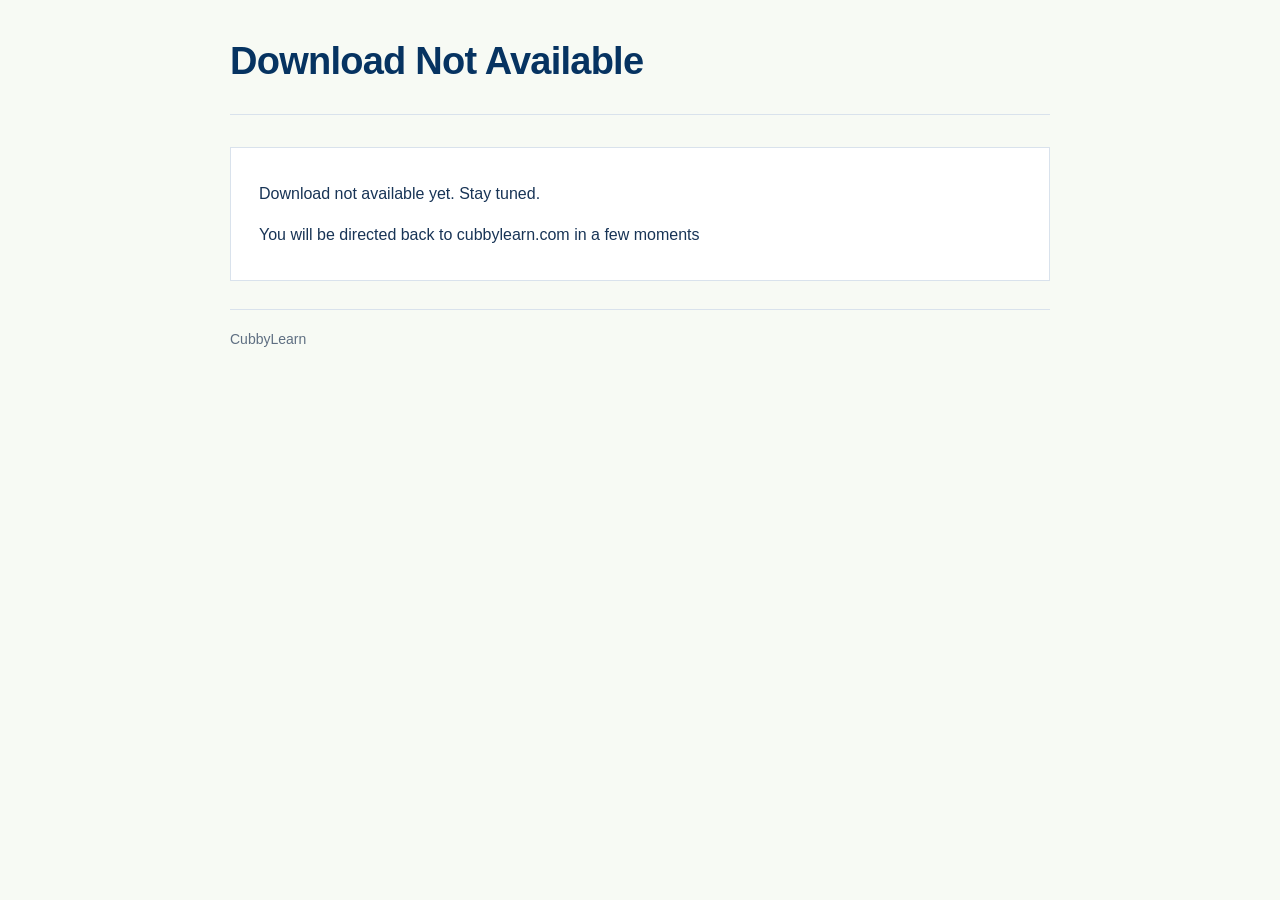
<file: download.html>
<!DOCTYPE html>
<html lang="en">
<head>
  <meta charset="UTF-8" />
  <meta name="viewport" content="width=device-width, initial-scale=1.0" />
  <title>Download Not Available | CubbyLearn</title>
  <meta http-equiv="refresh" content="10;url=http://www.cubbylearn.com" />
  <style>
    :root {
      --text: #183456;
      --text-soft: #5f6f82;
      --line: #d9e2ec;
      --bg: #f7faf4;
      --card: #ffffff;
      --heading: #063361;
      --max-width: 860px;
    }

    * {
      box-sizing: border-box;
    }

    html {
      scroll-behavior: smooth;
    }

    body {
      margin: 0;
      font-family: "Trebuchet MS", "Avenir Next", "Segoe UI", Arial, sans-serif;
      font-size: 16px;
      line-height: 1.7;
      color: var(--text);
      background: var(--bg);
    }

    .page {
      width: min(100%, var(--max-width));
      margin: 0 auto;
      padding: 40px 20px 64px;
    }

    header {
      margin-bottom: 32px;
      padding-bottom: 20px;
      border-bottom: 1px solid var(--line);
    }

    h1 {
      margin: 0 0 10px;
      font-size: 38px;
      line-height: 1.15;
      letter-spacing: -0.02em;
      color: var(--heading);
      font-weight: 700;
    }

    main {
      background: var(--card);
      border: 1px solid var(--line);
      padding: 32px 28px;
    }

    p {
      margin: 0 0 14px;
    }

    p:last-child {
      margin-bottom: 0;
    }

    footer {
      margin-top: 28px;
      padding-top: 18px;
      border-top: 1px solid var(--line);
      font-size: 14px;
      color: var(--text-soft);
    }

    @media (max-width: 640px) {
      .page {
        padding: 28px 14px 40px;
      }

      h1 {
        font-size: 30px;
      }

      main {
        padding: 24px 18px;
      }
    }
  </style>
</head>
<body>
  <div class="page">
    <header>
      <h1>Download Not Available</h1>
    </header>

    <main>
      <p>Download not available yet. Stay tuned.</p>
      <p>You will be directed back to cubbylearn.com in a few moments</p>
    </main>

    <footer>
      CubbyLearn
    </footer>
  </div>

  <script>
    setTimeout(function () {
      window.location.href = "http://www.cubbylearn.com";
    }, 10000);
  </script>
</body>
</html>
</file>
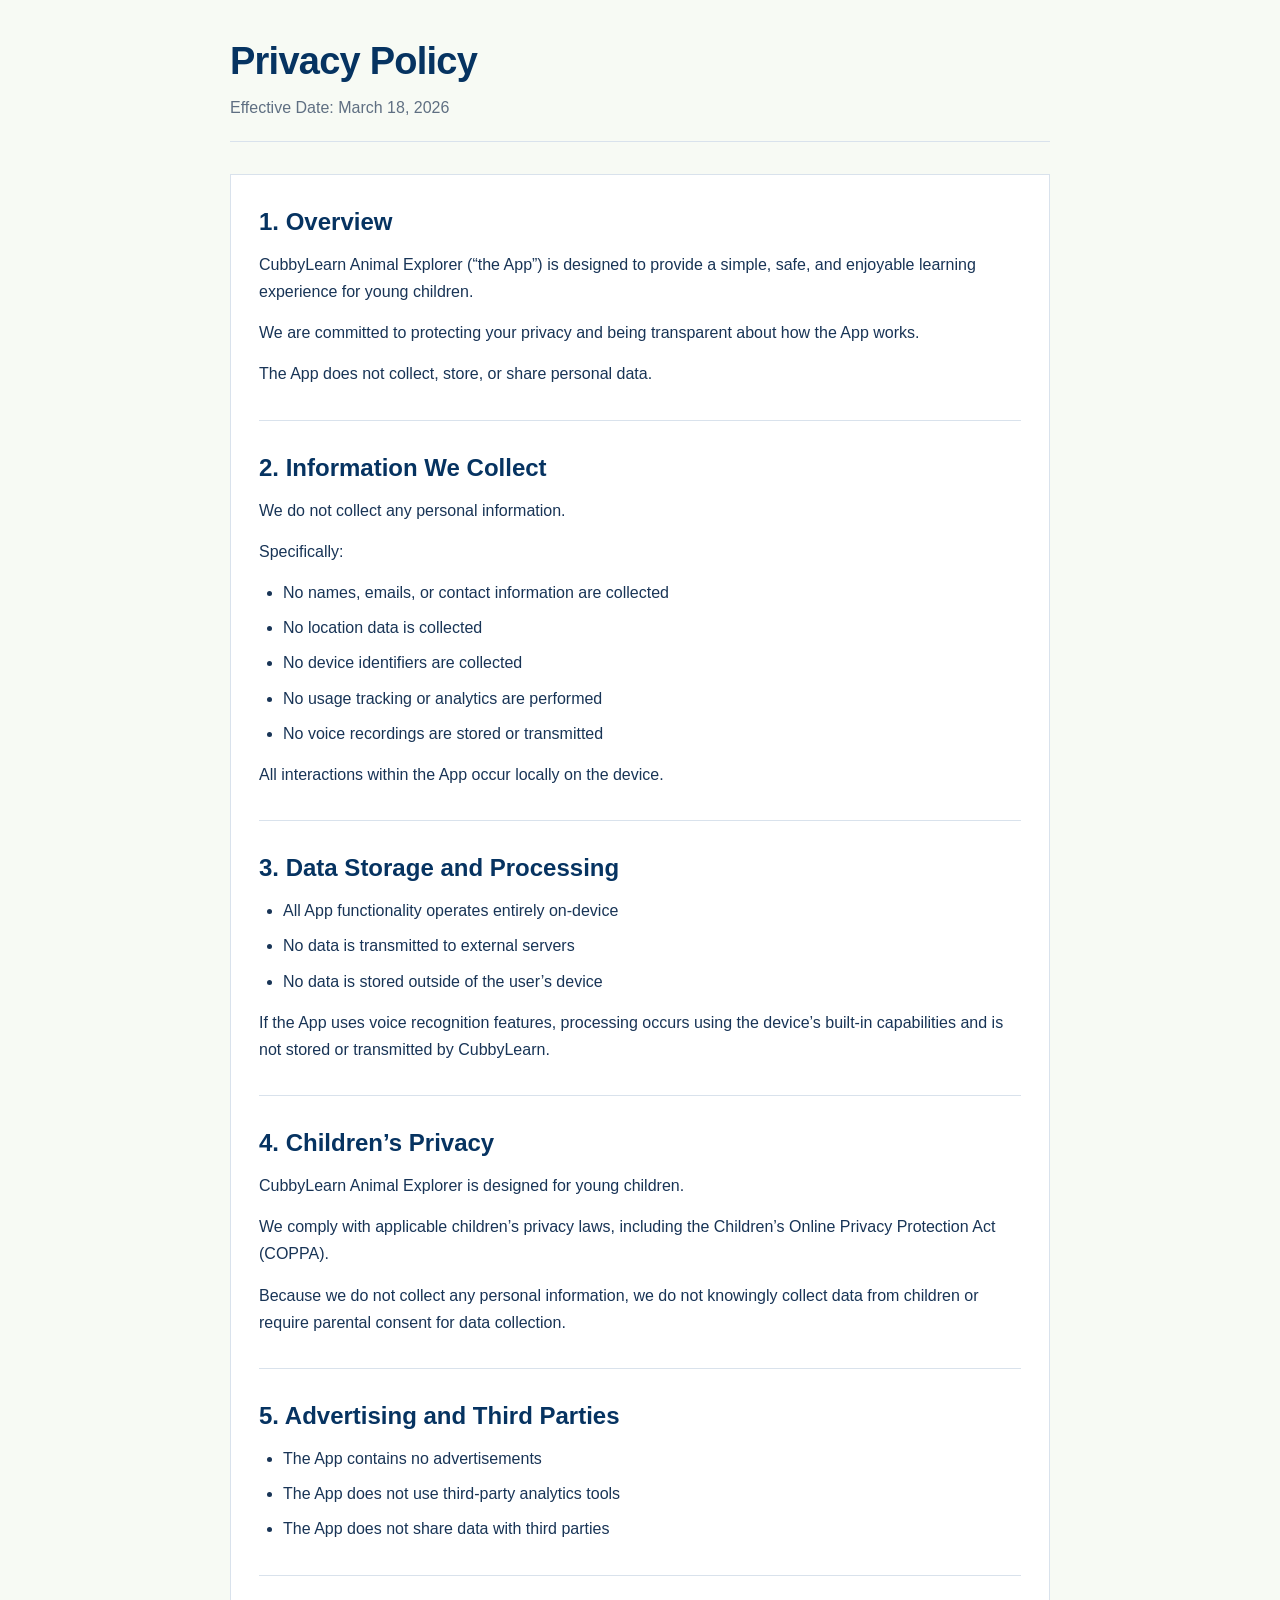
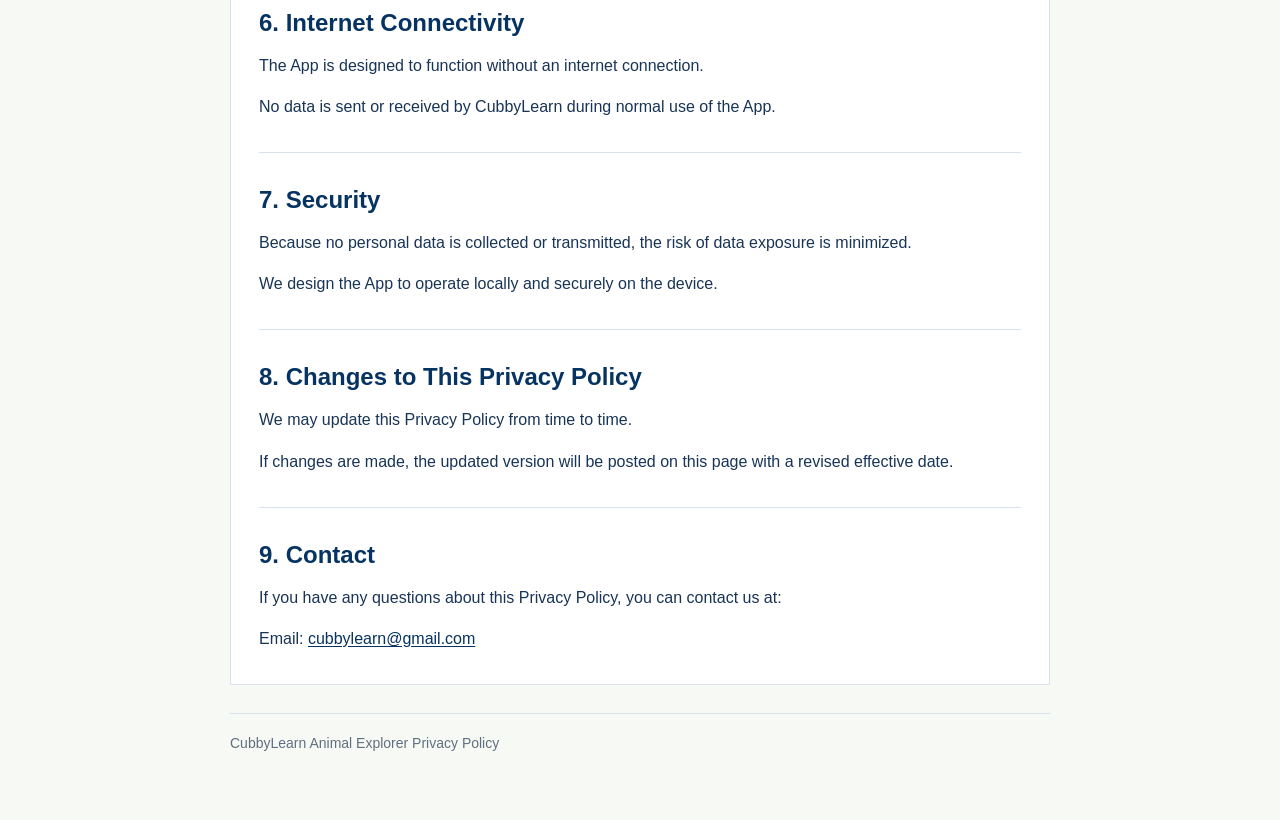
<file: privacy.html>
<!DOCTYPE html>
<html lang="en">
<head>
  <meta charset="UTF-8" />
  <meta name="viewport" content="width=device-width, initial-scale=1.0" />
  <title>Privacy Policy | CubbyLearn Animal Explorer</title>
  <style>
    :root {
      --text: #183456;
      --text-soft: #5f6f82;
      --line: #d9e2ec;
      --bg: #f7faf4;
      --card: #ffffff;
      --heading: #063361;
      --max-width: 860px;
    }

    * {
      box-sizing: border-box;
    }

    html {
      scroll-behavior: smooth;
    }

    body {
      margin: 0;
      font-family: "Trebuchet MS", "Avenir Next", "Segoe UI", Arial, sans-serif;
      font-size: 16px;
      line-height: 1.7;
      color: var(--text);
      background: var(--bg);
    }

    .page {
      width: min(100%, var(--max-width));
      margin: 0 auto;
      padding: 40px 20px 64px;
    }

    header {
      margin-bottom: 32px;
      padding-bottom: 20px;
      border-bottom: 1px solid var(--line);
    }

    h1 {
      margin: 0 0 10px;
      font-size: 38px;
      line-height: 1.15;
      letter-spacing: -0.02em;
      color: var(--heading);
      font-weight: 700;
    }

    .effective-date {
      margin: 0;
      font-size: 16px;
      color: var(--text-soft);
    }

    main {
      background: var(--card);
      border: 1px solid var(--line);
      padding: 32px 28px;
    }

    section + section {
      margin-top: 32px;
      padding-top: 32px;
      border-top: 1px solid var(--line);
    }

    h2 {
      margin: 0 0 14px;
      font-size: 24px;
      line-height: 1.25;
      color: var(--heading);
      font-weight: 700;
    }

    p {
      margin: 0 0 14px;
    }

    p:last-child,
    ul:last-child {
      margin-bottom: 0;
    }

    ul {
      margin: 0 0 14px;
      padding-left: 24px;
    }

    li + li {
      margin-top: 8px;
    }

    a {
      color: var(--heading);
      text-decoration: underline;
      text-underline-offset: 2px;
    }

    footer {
      margin-top: 28px;
      padding-top: 18px;
      border-top: 1px solid var(--line);
      font-size: 14px;
      color: var(--text-soft);
    }

    @media (max-width: 640px) {
      .page {
        padding: 28px 14px 40px;
      }

      h1 {
        font-size: 30px;
      }

      main {
        padding: 24px 18px;
      }

      h2 {
        font-size: 21px;
      }
    }
  </style>
</head>
<body>
  <div class="page">
    <header>
      <h1>Privacy Policy</h1>
      <p class="effective-date">Effective Date: March 18, 2026</p>
    </header>

    <main>
      <section>
        <h2>1. Overview</h2>
        <p>CubbyLearn Animal Explorer (“the App”) is designed to provide a simple, safe, and enjoyable learning experience for young children.</p>
        <p>We are committed to protecting your privacy and being transparent about how the App works.</p>
        <p>The App does not collect, store, or share personal data.</p>
      </section>

      <section>
        <h2>2. Information We Collect</h2>
        <p>We do not collect any personal information.</p>
        <p>Specifically:</p>
        <ul>
          <li>No names, emails, or contact information are collected</li>
          <li>No location data is collected</li>
          <li>No device identifiers are collected</li>
          <li>No usage tracking or analytics are performed</li>
          <li>No voice recordings are stored or transmitted</li>
        </ul>
        <p>All interactions within the App occur locally on the device.</p>
      </section>

      <section>
        <h2>3. Data Storage and Processing</h2>
        <ul>
          <li>All App functionality operates entirely on-device</li>
          <li>No data is transmitted to external servers</li>
          <li>No data is stored outside of the user’s device</li>
        </ul>
        <p>If the App uses voice recognition features, processing occurs using the device’s built-in capabilities and is not stored or transmitted by CubbyLearn.</p>
      </section>

      <section>
        <h2>4. Children’s Privacy</h2>
        <p>CubbyLearn Animal Explorer is designed for young children.</p>
        <p>We comply with applicable children’s privacy laws, including the Children’s Online Privacy Protection Act (COPPA).</p>
        <p>Because we do not collect any personal information, we do not knowingly collect data from children or require parental consent for data collection.</p>
      </section>

      <section>
        <h2>5. Advertising and Third Parties</h2>
        <ul>
          <li>The App contains no advertisements</li>
          <li>The App does not use third-party analytics tools</li>
          <li>The App does not share data with third parties</li>
        </ul>
      </section>

      <section>
        <h2>6. Internet Connectivity</h2>
        <p>The App is designed to function without an internet connection.</p>
        <p>No data is sent or received by CubbyLearn during normal use of the App.</p>
      </section>

      <section>
        <h2>7. Security</h2>
        <p>Because no personal data is collected or transmitted, the risk of data exposure is minimized.</p>
        <p>We design the App to operate locally and securely on the device.</p>
      </section>

      <section>
        <h2>8. Changes to This Privacy Policy</h2>
        <p>We may update this Privacy Policy from time to time.</p>
        <p>If changes are made, the updated version will be posted on this page with a revised effective date.</p>
      </section>

      <section>
        <h2>9. Contact</h2>
        <p>If you have any questions about this Privacy Policy, you can contact us at:</p>
        <p>Email: <a href="mailto:cubbylearn@gmail.com">cubbylearn@gmail.com</a></p>
      </section>
    </main>

    <footer>
      CubbyLearn Animal Explorer Privacy Policy
    </footer>
  </div>
</body>
</html>
</file>
